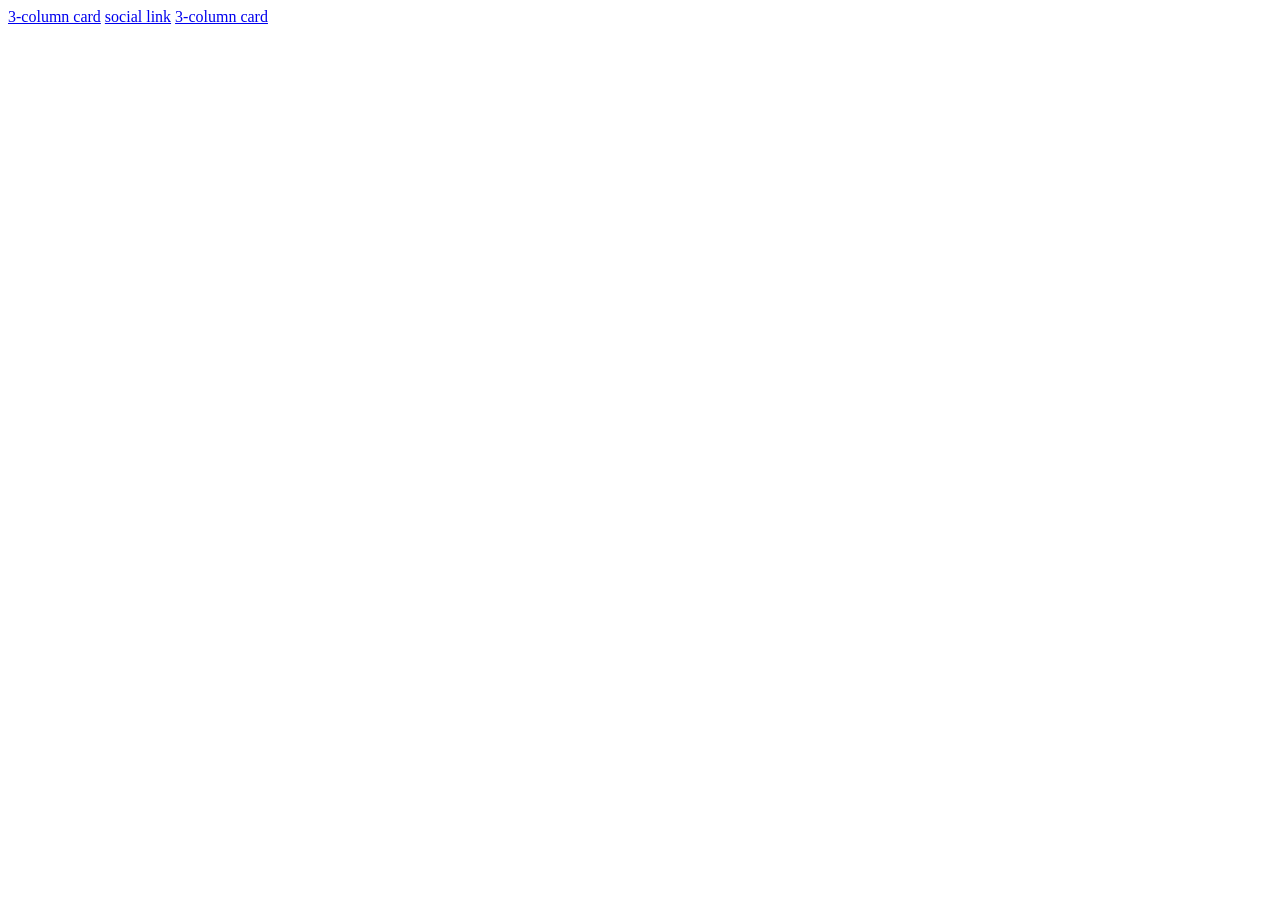
<file: index.html>
<!DOCTYPE html>
<html lang="en">
<head>
    <meta charset="UTF-8">
    <meta name="viewport" content="width=device-width, initial-scale=1.0">
    <title>Document</title>
</head>
<body>
    <a href="projects/3-column/3-column-preview-card-component-main/" target="_blank">3-column card</a>
     <a href="projects/social-link/social-links-profile-main/index.html" target="_blank">social link</a>
      <a href="projects/social-link/social-links-profile-main/index.html" target="_blank">3-column card</a>
</body>
</html>
</file>
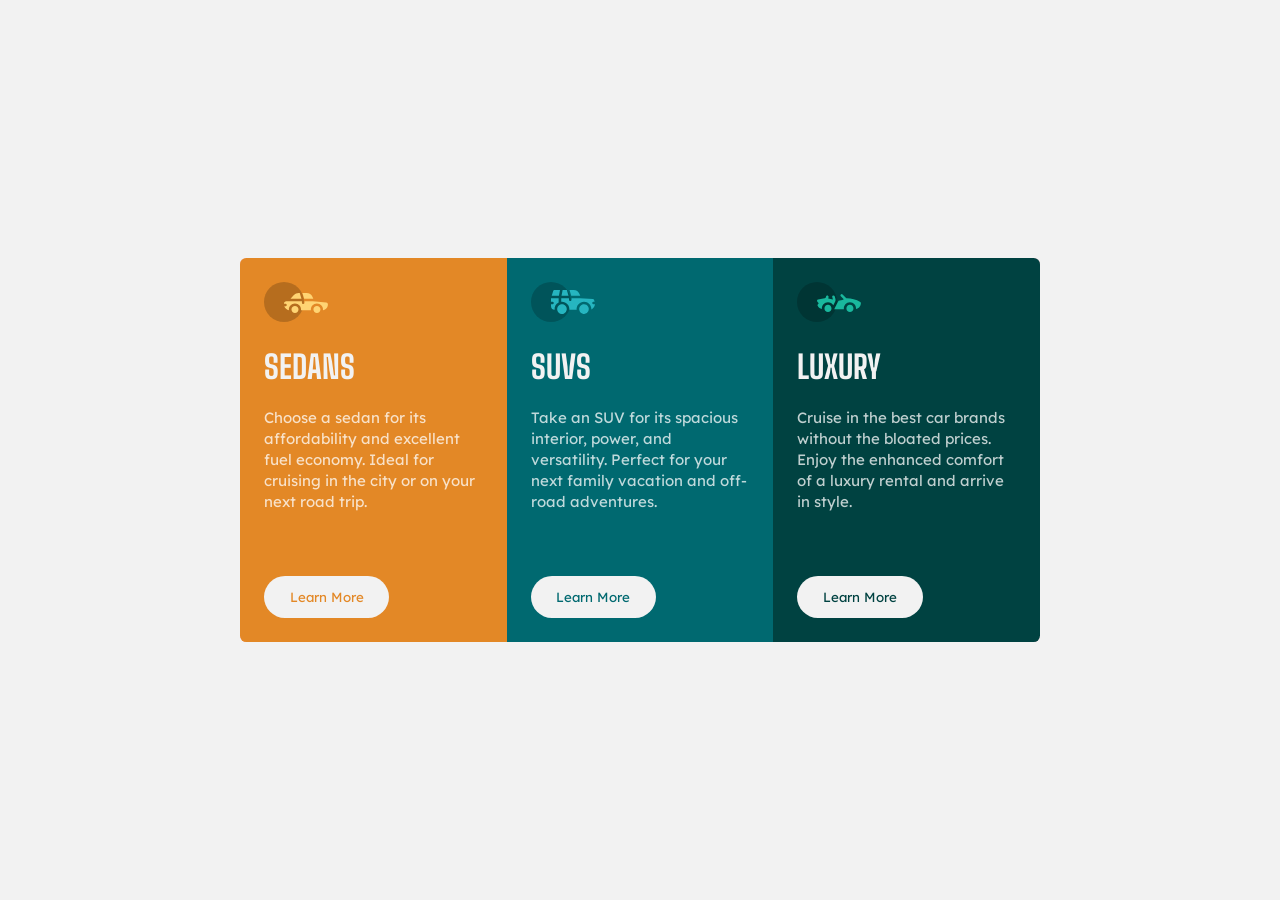
<file: 3-column/3-column-preview-card-component-main/index.html>
<!doctype html>
<html lang="en">
  <head>
    <meta charset="UTF-8" />
    <meta name="viewport" content="width=device-width, initial-scale=1.0" />
    <!-- displays site properly based on user's device -->

    <link
      rel="icon"
      type="image/png"
      sizes="32x32"
      href="./images/favicon-32x32.png"
    />

    <title>Frontend Mentor | 3-column preview card component</title>
    <link rel="stylesheet" href="css/style.css" />
  </head>
  <body>
    <section class="container">
      <div class="card-container">
        <div class="card">
          <img src="images/icon-sedans.svg" alt="img" />
          <h2>Sedans</h2>
          <p>
            Choose a sedan for its affordability and excellent fuel economy.
            Ideal for cruising in the city or on your next road trip.
          </p>
          <a href="#"> <button>learn more</button></a>
        </div>
        <div class="card">
          <img src="images/icon-suvs.svg" alt="img" />
          <h2>SUVs</h2>
          <p>
            Take an SUV for its spacious interior, power, and versatility.
            Perfect for your next family vacation and off-road adventures.
          </p>
          <a href="#"> <button>learn more</button></a>
      </div>
        <div class="card">
          <img src="images/icon-luxury.svg" alt="img" />
          <h2>Luxury</h2>
          <p>
            Cruise in the best car brands without the bloated prices. Enjoy the
            enhanced comfort of a luxury rental and arrive in style.
          </p>
          <a href="#"> <button>learn more</button></a>
        </div>
      </div>
    </section>
  </body>
</html>
</file>
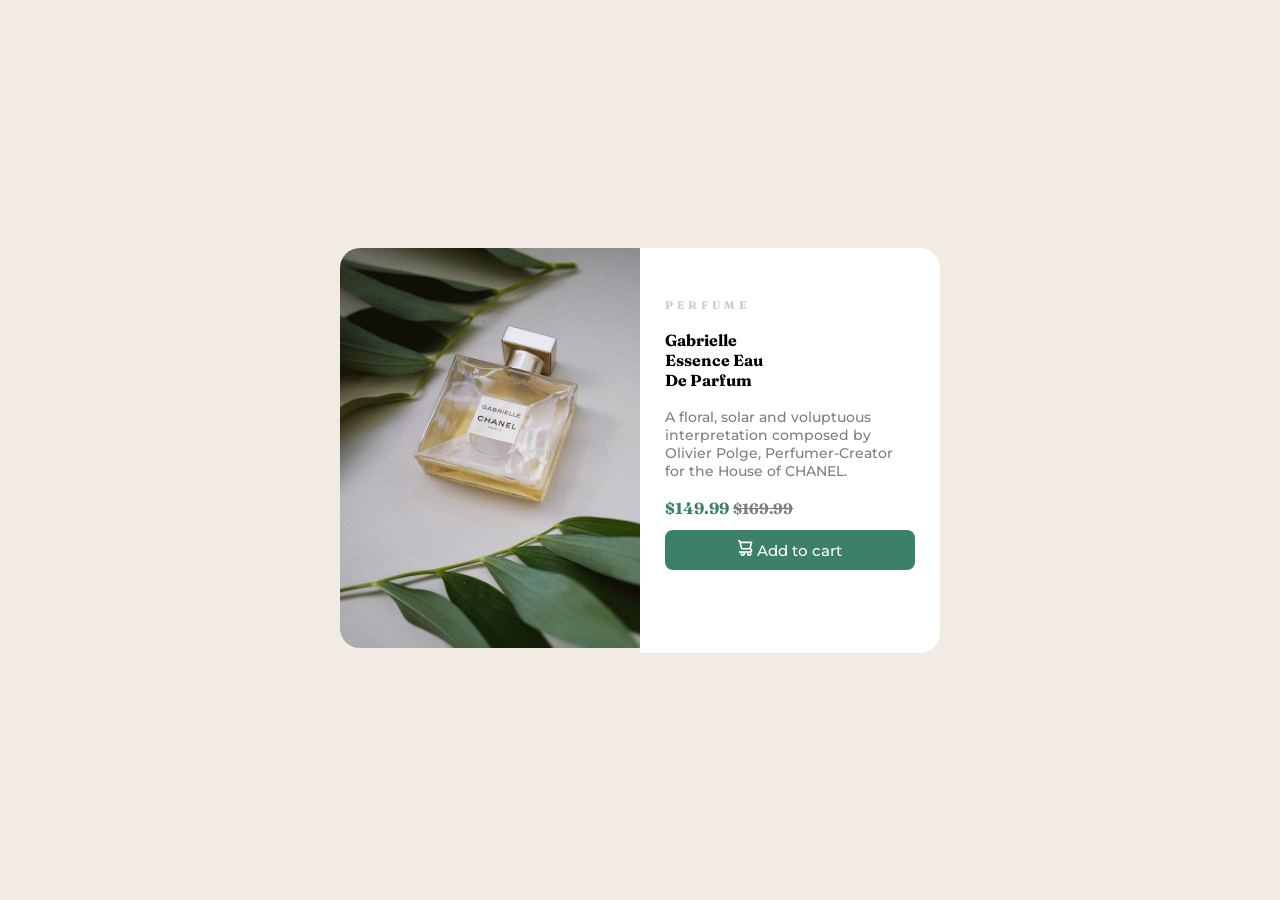
<file: projects/product-preview/product-preview-card-component-main/index.html>
<!doctype html>
<html lang="en">
  <head>
    <meta charset="UTF-8" />
    <meta name="viewport" content="width=device-width, initial-scale=1.0" />
    <!-- displays site properly based on user's device -->

    <link
      rel="icon"
      type="image/png"
      sizes="32x32"
      href="./images/favicon-32x32.png"
    />

    <title>Frontend Mentor | Product preview card component</title>
    <link rel="stylesheet" href="CSS/style.css">
  </head>
  <body>
    <div class="page">
      <div class="product-card">
        <div class="product-image">
          <img src="images/image-product-desktop.jpg" alt="img">
        </div>
    <div class="product-info">
     <p class="title">Perfume</p><br>
  <p>Gabrielle<br>Essence Eau<br>De Parfum</p><br>
    <p class="description">
      A floral, solar and voluptuous interpretation 
      composed by Olivier Polge, Perfumer-Creator for the House of CHANEL.
    </p><br>
   <span class="new-p ">$149.99</span>
   <span class="old-p">$169.99</span>
     <button><img src="images/icon-cart.svg" alt="img">  Add to cart</button>
</div></div>
</div>
  </body>
</html>
</file>
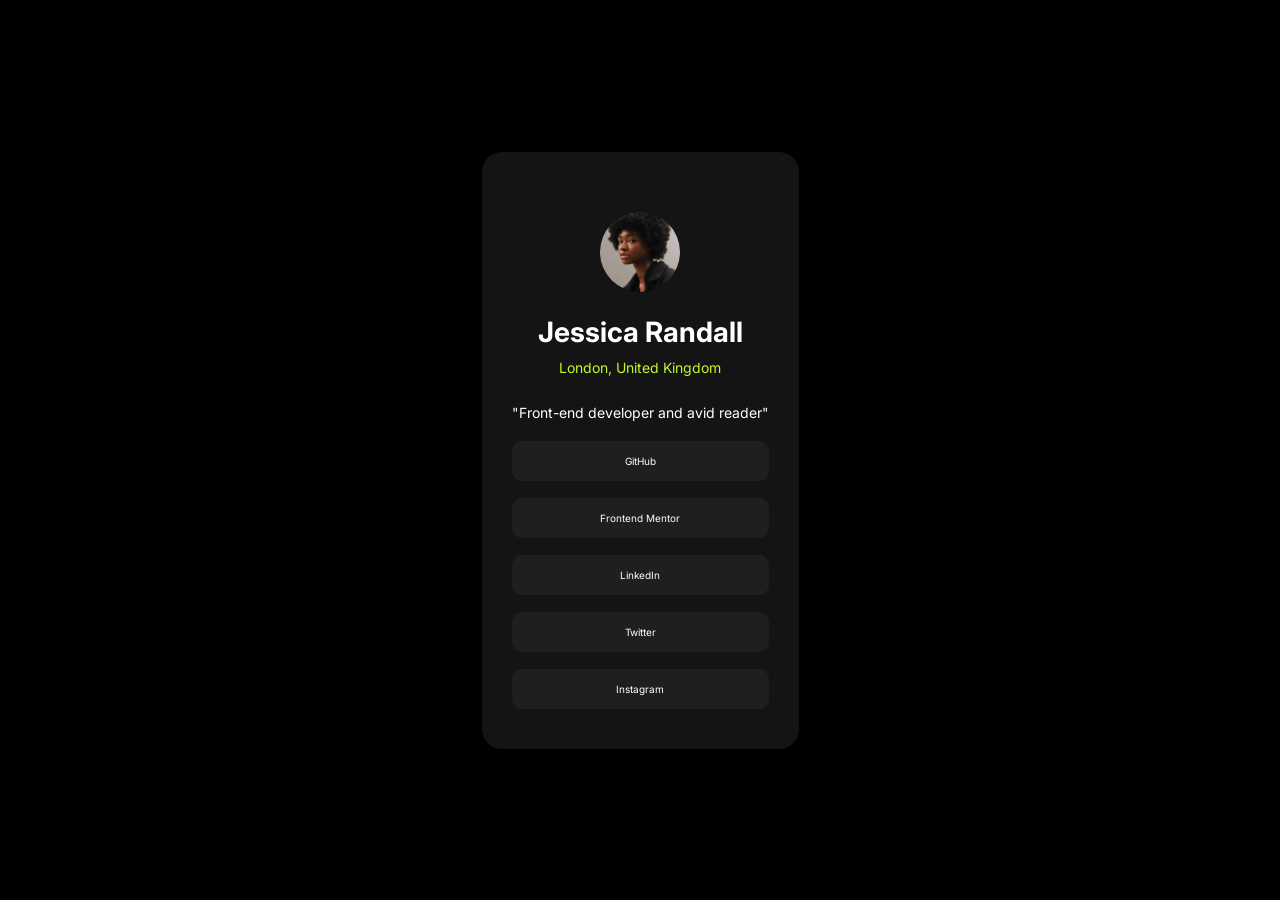
<file: projects/social-link/social-links-profile-main/index.html>
<!DOCTYPE html>
<html lang="en">
<head>
  <meta charset="UTF-8">
  <meta name="viewport" content="width=device-width, initial-scale=1.0"> <!-- displays site properly based on user's device -->

  <link rel="icon" type="image/png" sizes="32x32" href="./assets/images/favicon-32x32.png">
  
  <title>Frontend Mentor | Social links profile</title>
  <link rel="stylesheet" href="css/style.css">


</head>
<body>
  <div class="container">
      <div class="card">
      <img src="assets/images/avatar-jessica.jpeg" alt="img">
  <h1>Jessica Randall</h1>
  <p class="location">London, United Kingdom</p>
  <p class="bio">"Front-end developer and avid reader"</p>
  <div class="links">
    <a href="#" class="btn">GitHub</a><br>
    <a href="#" class="btn">Frontend Mentor</a><br>
    <a href="#" class="btn">LinkedIn</a><br>
    <a href="#" class="btn">Twitter</a><br>
    <a href="#" class="btn">Instagram</a>
  </div>
  </div></div>
  </body>
</html>
</file>
<file: 3-column/3-column-preview-card-component-main/css/style.css>
@import url("https://fonts.googleapis.com/css2?family=Big+Shoulders:opsz,wght@10..72,100..900&family=Lexend+Deca:wght@100..900&display=swap");
:root {
  --Gold-500: hsl(31, 77%, 52%);
  --Cyan-800: hsl(184, 100%, 22%);
  --Green-950: hsl(179, 100%, 13%);
  --Transparent-white: hsla(0, 0%, 100%, 0.75);
  --Gray-100: hsl(0, 0%, 95%);
}
* {
  padding: 0;
  margin: 0;
  box-sizing: border-box;
  font-family: "Lexend Deca", sans-serif;
  font-optical-sizing: auto;
  font-weight: 400;
  font-style: normal;
}
body{
    font-size: 15px;
}
h2{
    font-family: "Big Shoulders", sans-serif;
  font-optical-sizing: auto;
  font-weight: 700;
  font-style: normal;
}

.container{
    width: 100vw;
    min-height: 100vh;
    background-color: var(--Gray-100);
    display: flex;
    justify-content: center;
    align-items: center;
    padding: 4rem 1rem;
    .card-container{
        background-color: pink;
        max-width: 800px;
        display: grid;
        border-radius: 0.4rem;
        overflow: hidden;
        @media(min-width: 768px){
            grid-template-columns: repeat(3,1fr);
        }
        .card{
            padding: 1.5rem;

            &:nth-child(1){
                background-color: var(--Gold-500);
                button{
                    color: var(--Gold-500);
                }
            }
            &:nth-child(2){
                background-color: var(--Cyan-800);
                button{
                    color: var(--Cyan-800);
                }
            }
            &:nth-child(3){
                background-color: var(--Green-950);
                button{
                    color: var(--Green-950);
                }
            }
            img{}
            h2{
                font-size: 2rem;
                text-transform: uppercase;
                color: var(--Gray-100);
                margin: 1.3rem 0;
            }
            p{
                color: var(--Transparent-white);
                line-height: 1.4;
            }
            a{
               @media(min-width: 768px){
            margin-top: 4rem;
               }
               margin-top: 1rem;
                display: block;
                button{
                    background-color: var(--Gray-100);
                    padding: 0.8rem 1.6rem;
                    border-radius: 30px;
                    border: none;
                    text-transform: capitalize;
                    &:hover{
                       background-color: transparent;
                       color: var(--Gray-100);
                     outline: 2px solid var(--Gray-100);
                     transition-duration: 1s;
                    }
                    }
                }
            }
        }
    }
</file>
<file: projects/product-preview/product-preview-card-component-main/CSS/style.css>
@import url('https://fonts.googleapis.com/css2?family=Fraunces:ital,opsz,wght@0,9..144,100..900;1,9..144,100..900&family=Montserrat:ital,wght@0,100..900;1,100..900&display=swap');
:root{
--Green-500: hsl(158, 36%, 37%);
--Green-700: hsl(158, 42%, 18%);
--Black: hsl(212, 21%, 14%);
--Grey: hsl(228, 12%, 48%);
--Cream: hsl(30, 38%, 92%);
--White: hsl(0, 0%, 100%);
}

*{
    padding: 0;
    margin: 0;
    box-sizing: border-box;
}
.page{
  width: 100vw;
  height: 100vh;
  background-color: var(--Cream);
  display: flex;
  justify-content: center;
  align-items: center;
  
  .product-card{
    width: 600px;
    height: 600px;
    display: grid;
    grid-template-columns: repeat(2,600px);
    display: flex;
    justify-content: center;
    align-items: center;
  
    .product-image{
       img{
        width: 300px;
        height: 400px;
      border-radius: 20px 0 0 20px;
         }
    }

.product-info{
  width: 50%;
  height: 405px;
  background-color: var(--White);
  padding: 25px;
  border-radius: 0 20px 20px 0;
  
  .title{
    text-transform: uppercase;
    opacity: 0.2;
    font-size: 11px;
    letter-spacing: 4px;
    margin-top: 10%;
  font-family: "Fraunces", serif;
  font-optical-sizing: auto;
  font-weight: 700;
  font-style: normal;
  font-variation-settings:
    "SOFT" 0,
    "WONK" 0;
  
  
}
p, .new-p, .old-p {
font-family: "Fraunces", serif;
  font-optical-sizing: auto;
  font-weight: 700;
  font-style: normal;
  font-variation-settings:
    "SOFT" 0,
    "WONK" 0;
}
.description{
  font-family: "Montserrat", sans-serif;
  font-optical-sizing: auto;
  font-weight:500;
  font-style: normal;
  opacity: 0.5;
  font-size: 14px;
}
}
.new-p{
  color: var(--Green-500);
}
.old-p{
  text-decoration: line-through;
  opacity: 0.5;
  font-size: 15px;
}
button{
  background-color: var(--Green-500);
  color: var(--White);
  width:100%;
  height: 40px;
  border-radius: 8px;
  border: none;
  margin-top: 5%;

  font-family: "Montserrat", sans-serif;
  font-optical-sizing: auto;
  font-weight:500;
  font-style: normal;
  font-size: 15px;
  }
  button:hover{
    background-color: var(--Green-700);
    transition-duration: 0.2s;
  }
}}
</file>
<file: projects/social-link/social-links-profile-main/css/style.css>
@import url("https://fonts.googleapis.com/css2?family=Inter:ital,opsz,wght@0,14..32,100..900;1,14..32,100..900&display=swap");
:root {
  --Green: hsl(75, 94%, 57%);
  --White: hsl(0, 0%, 100%);
  --Grey-700: hsl(0, 0%, 20%);
  --Grey-800: hsl(0, 0%, 12%);
  --Grey-900: hsl(0, 0%, 8%);
}
* {
  padding: 0;
  margin: 0;
  box-sizing: border-box;
  font-family: "Inter", sans-serif;
  font-optical-sizing: auto;
  font-weight: 400;
  font-style: normal;
}
body {
  font-size: 14px;
}
.container {
  width: 100vw;
  height: 100vh;
  background-color: black;
  display: flex;
  justify-content: center;
  align-items: center;
  padding: 20px;

  .card {
    background-color: var(--Grey-900);
    max-width: 375px;
    padding: 40px 30px;
    border-radius: 20px;
    text-align: center;
    gap: 20px;
    img {
      width: 80px;
      height: 80px;
      border-radius: 50%;
      margin: 20px 40px;
    }
    h1 {
      color: var(--White);
      font-family: "Inter", sans-serif;
      font-optical-sizing: auto;
      font-weight: 700;
      font-style: normal;
      margin-bottom: 10px;
    }
    .location {
      color: var(--Green);
      font-family: "Inter", sans-serif;
      font-optical-sizing: auto;
      font-weight: 400;
      font-style: normal;
      margin-bottom: 28px;
    }
    .bio {
      color: var(--White);
      font-family: "Inter", sans-serif;
      font-optical-sizing: auto;
      font-weight: 400;
      font-style: normal;
      margin-bottom: 20px;
    }

    .links {
      display: flex;
      flex-direction: column;

      .btn {
        display: block;
        background-color: var(--Grey-800);
        color: var(--White);
        text-decoration: none;
        padding: 14px;
        border-radius: 10px;
        font-size: 10px;
      }
      .btn:hover{
        background-color: var(--Green);
        transition-duration: 0.2s;
        color: black;
      }
    }
  }
}
</file>
